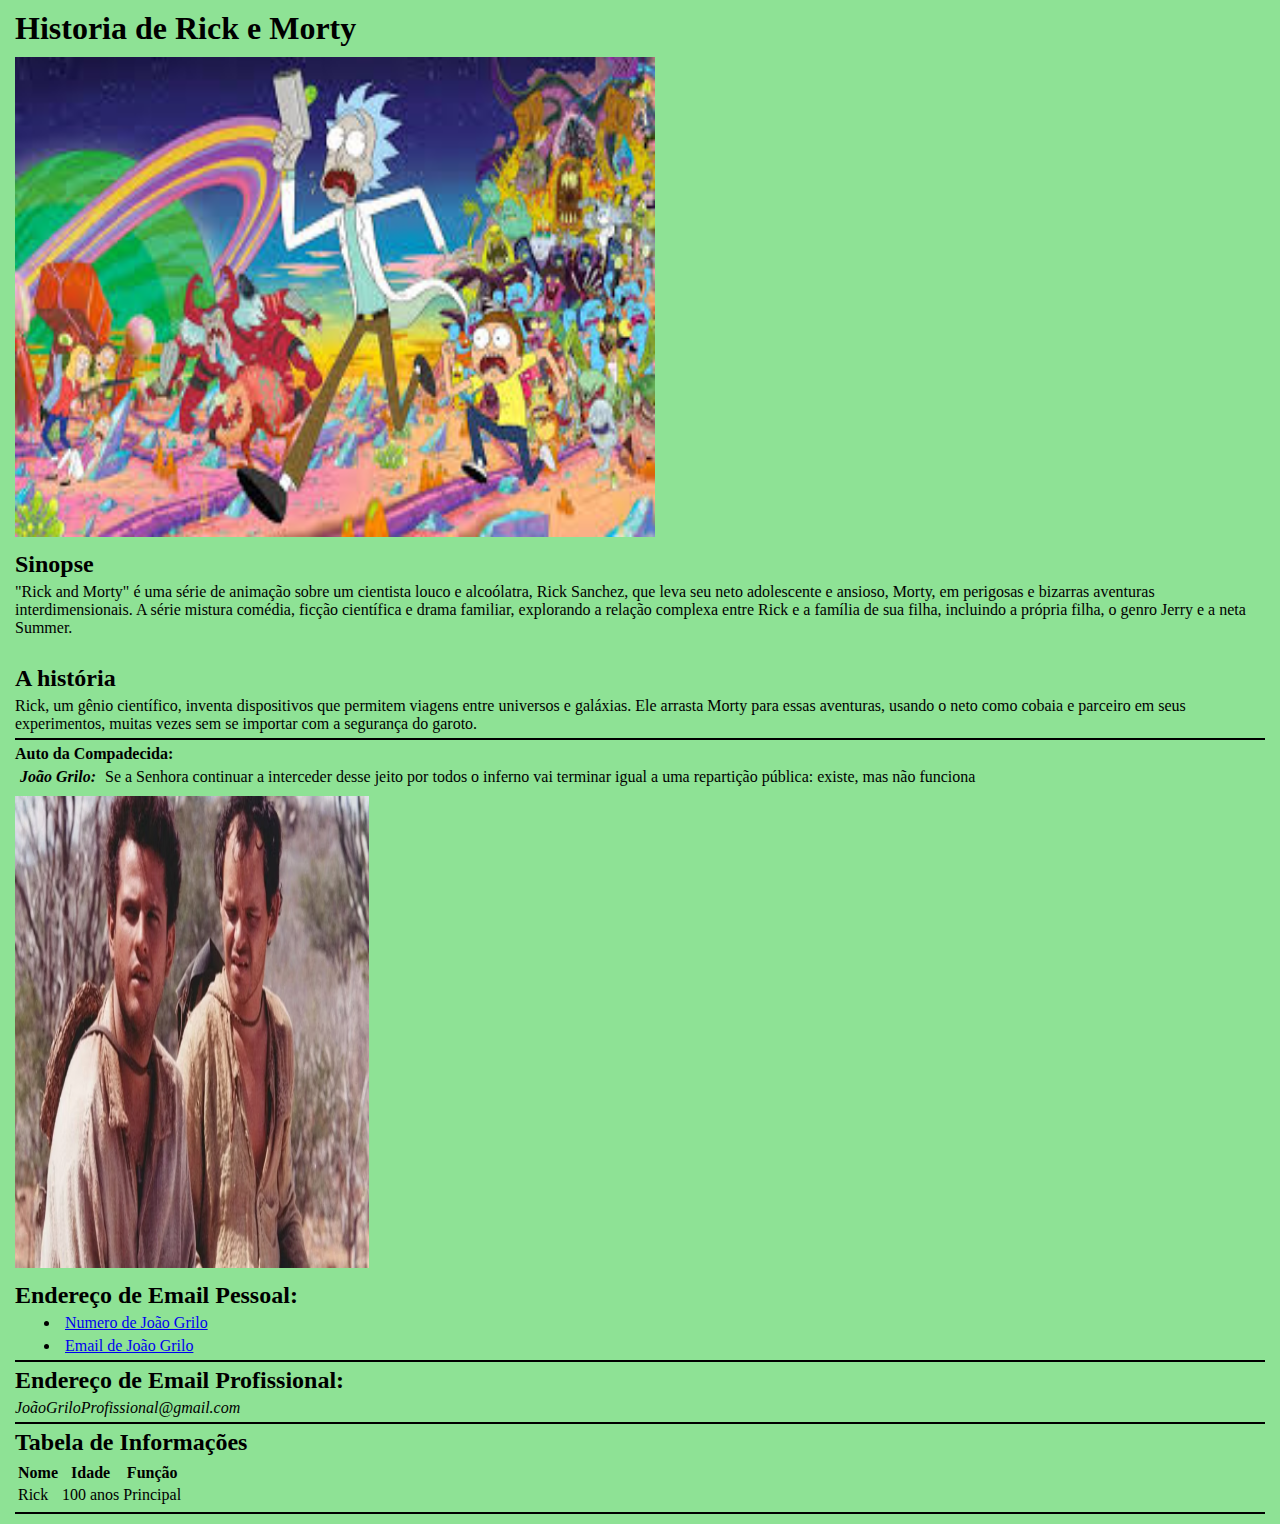
<file: Lab-01-html-UpSnow/index.html>
<!DOCTYPE html>
<html>
    <head>
        <link rel ="stylesheet" href="styler.css">
        <link rel=" sdksamd" href="assents/icons8-favicon-100.gif" type="assents/x-icon">
        <title>Rick and Morty</title>
    </head>

    <body>
        <h1>Historia de Rick e Morty</h1>
        <img src="assets/download.jpg" alt="Painel de Rick e Morty" title="Rick e Morty" width="640" height="480">
        <h2>Sinopse</h2>
        <p>
        "Rick and Morty" é uma série de animação sobre um cientista louco e alcoólatra, Rick Sanchez, 
        que leva seu neto adolescente e ansioso, Morty, em perigosas e bizarras aventuras interdimensionais. 
        A série mistura comédia, ficção científica e drama familiar, explorando a relação complexa entre Rick e 
        a família de sua filha, incluindo a própria filha, o genro Jerry e a neta Summer.
        </p>
        <br>
        <h2>A história</h2>
        <p>
        Rick, um gênio científico, inventa dispositivos que permitem viagens entre universos e galáxias. 
        Ele arrasta Morty para essas aventuras, usando o neto como cobaia e parceiro em seus experimentos, 
        muitas vezes sem se importar com a segurança do garoto. 
        </p>
        <hr color="black">
        <p style="font-weight: bold;">Auto da Compadecida:</p>
        <blockquote cite="https://blog.chicorei.com/frases-o-auto-da-compadecida/">
        <cite style="font-weight: bold;">João Grilo:</cite> 
        Se a Senhora continuar a interceder desse jeito por todos o inferno vai terminar igual a uma repartição pública: existe, mas não funciona
        </blockquote>
        <img src="assets/nao-sei-so-sei-que-foi-assim.avif" alt="O Auto da Compadecida" title="O Auto da Compadecida" width="354" height="472">
        <h2>Endereço de Email Pessoal:</h2>
        <ul>
            <li><a href="tel: +5583995466571">Numero de João Grilo</a></li>
            <li><a href="mailto: Joãogrilo@gmail.com">Email de João Grilo</a></li>
        </ul>
        <hr color="black">
        <h2>Endereço de Email Profissional:</h2>
        <address>
            JoãoGriloProfissional@gmail.com<br>
        </address>
        <hr color="black">
        <h2>Tabela de Informações </h2>
        <table>
            <tr>
                <th>Nome</th> 
                <th>Idade</th>
                <th>Função</th>
            </tr>
            <tr>
                <td>Rick</td>
                <td>100 anos</td>
                <td>Principal</td>
            </tr>
            
        </table>
        <hr color="black">


    </body>



</html>
</file>
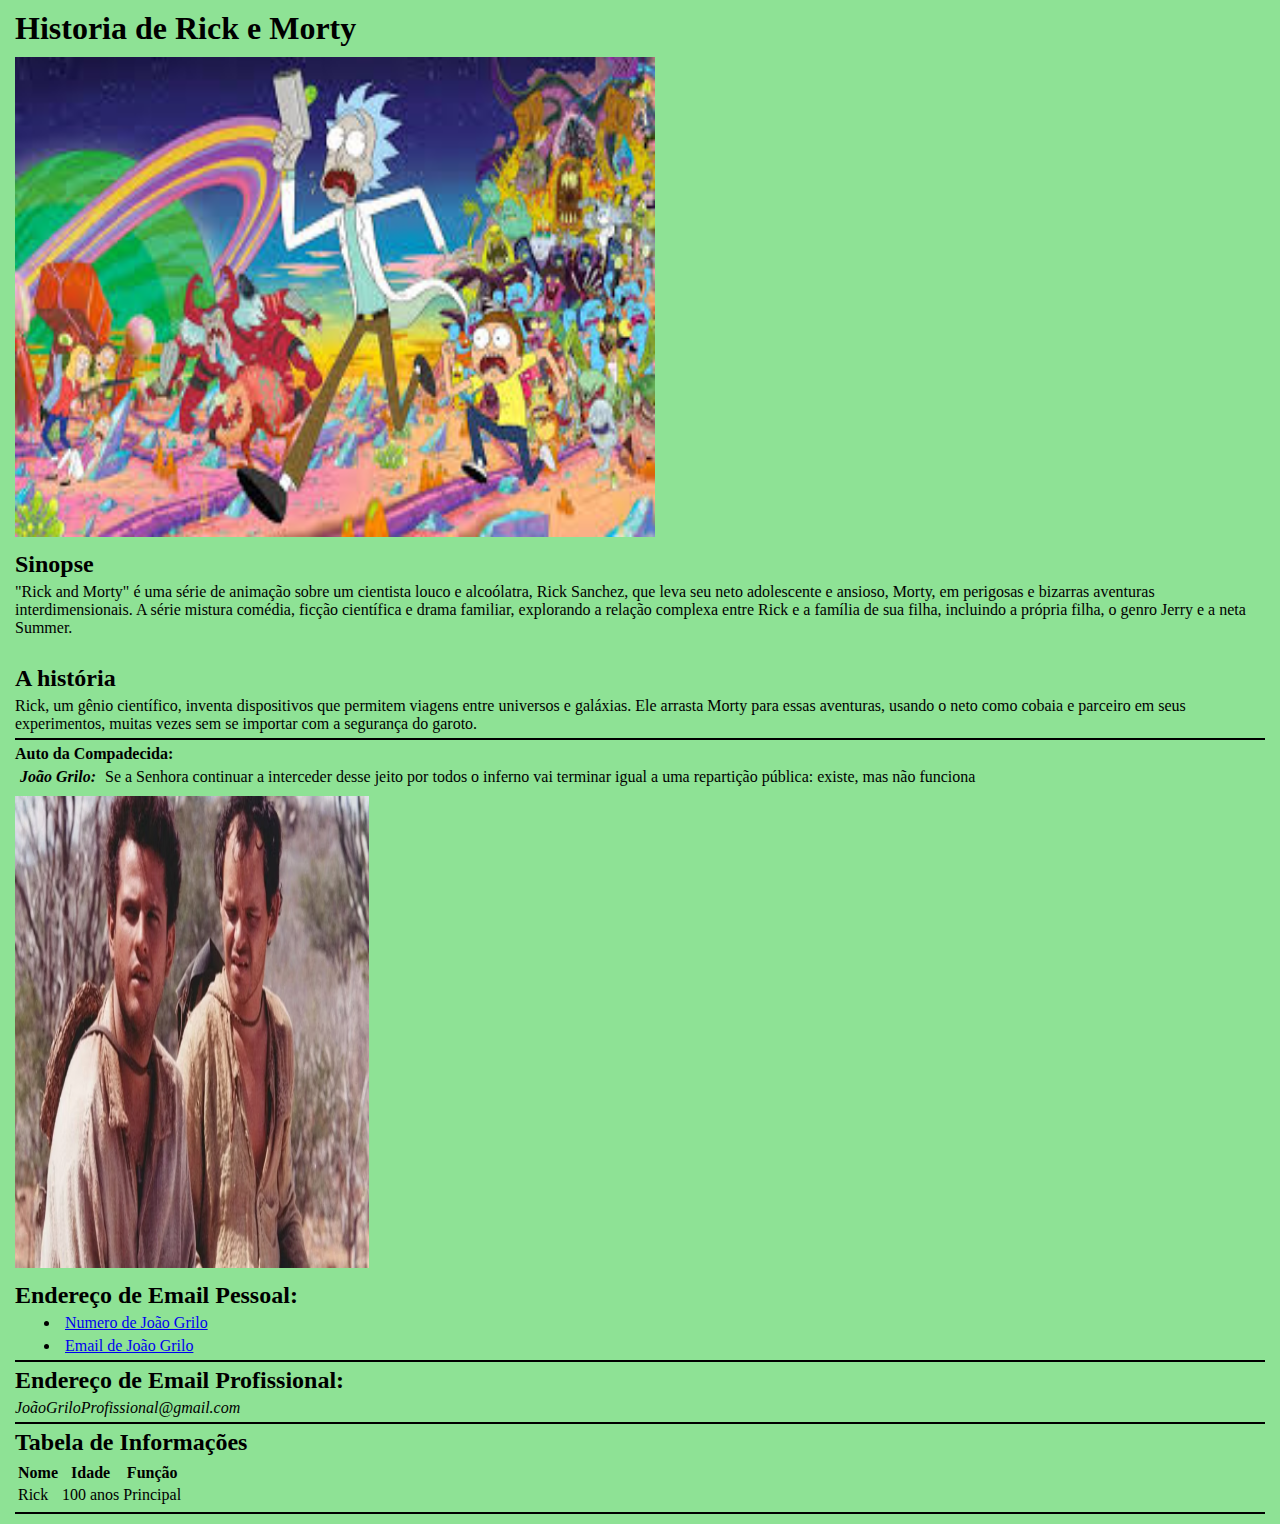
<file: Lab-01-html/index.html>
<!DOCTYPE html>
<html>
    <head>
        <link rel ="stylesheet" href="styler.css">
        <link rel=" sdksamd" href="assets/icons8-favicon-100.gif" type="assents/x-icon">
        <title>Rick and Morty</title>
    </head>

    <body>  
        <h1>Historia de Rick e Morty</h1>
        <img src="assets/download.jpg" alt="Painel de Rick e Morty" title="Rick e Morty" width="640" height="480">
        <h2>Sinopse</h2>     
        <p>
        "Rick and Morty" é uma série de animação sobre um cientista louco e alcoólatra, Rick Sanchez, 
        que leva seu neto adolescente e ansioso, Morty, em perigosas e bizarras aventuras interdimensionais. 
        A série mistura comédia, ficção científica e drama familiar, explorando a relação complexa entre Rick e 
        a família de sua filha, incluindo a própria filha, o genro Jerry e a neta Summer.
        </p>
        <br>
        <h2>A história</h2>
        <p>
        Rick, um gênio científico, inventa dispositivos que permitem viagens entre universos e galáxias. 
        Ele arrasta Morty para essas aventuras, usando o neto como cobaia e parceiro em seus experimentos, 
        muitas vezes sem se importar com a segurança do garoto. 
        </p>
        <hr color="black">
        <p style="font-weight: bold;">Auto da Compadecida:</p>
        <blockquote cite="https://blog.chicorei.com/frases-o-auto-da-compadecida/">
        <cite style="font-weight: bold;">João Grilo:</cite> 
        Se a Senhora continuar a interceder desse jeito por todos o inferno vai terminar igual a uma repartição pública: existe, mas não funciona
        </blockquote>
        <img src="assets/nao-sei-so-sei-que-foi-assim.avif" alt="O Auto da Compadecida" title="O Auto da Compadecida" width="354" height="472">
        <h2>Endereço de Email Pessoal:</h2>
        <ul>
            <li><a href="tel: +5583995466571">Numero de João Grilo</a></li>
            <li><a href="mailto: Joãogrilo@gmail.com">Email de João Grilo</a></li>
        </ul>
        <hr color="black">
        <h2>Endereço de Email Profissional:</h2>
        <address>
            JoãoGriloProfissional@gmail.com<br>
        </address>
        <hr color="black">
        <h2>Tabela de Informações </h2>
        <table>
            <tr>
                <th>Nome</th> 
                <th>Idade</th>
                <th>Função</th>
            </tr>
            <tr>
                <td>Rick</td>
                <td>100 anos</td>
                <td>Principal</td>
            </tr>
            
        </table>
        <hr color="black">


    </body>



</html>
</file>
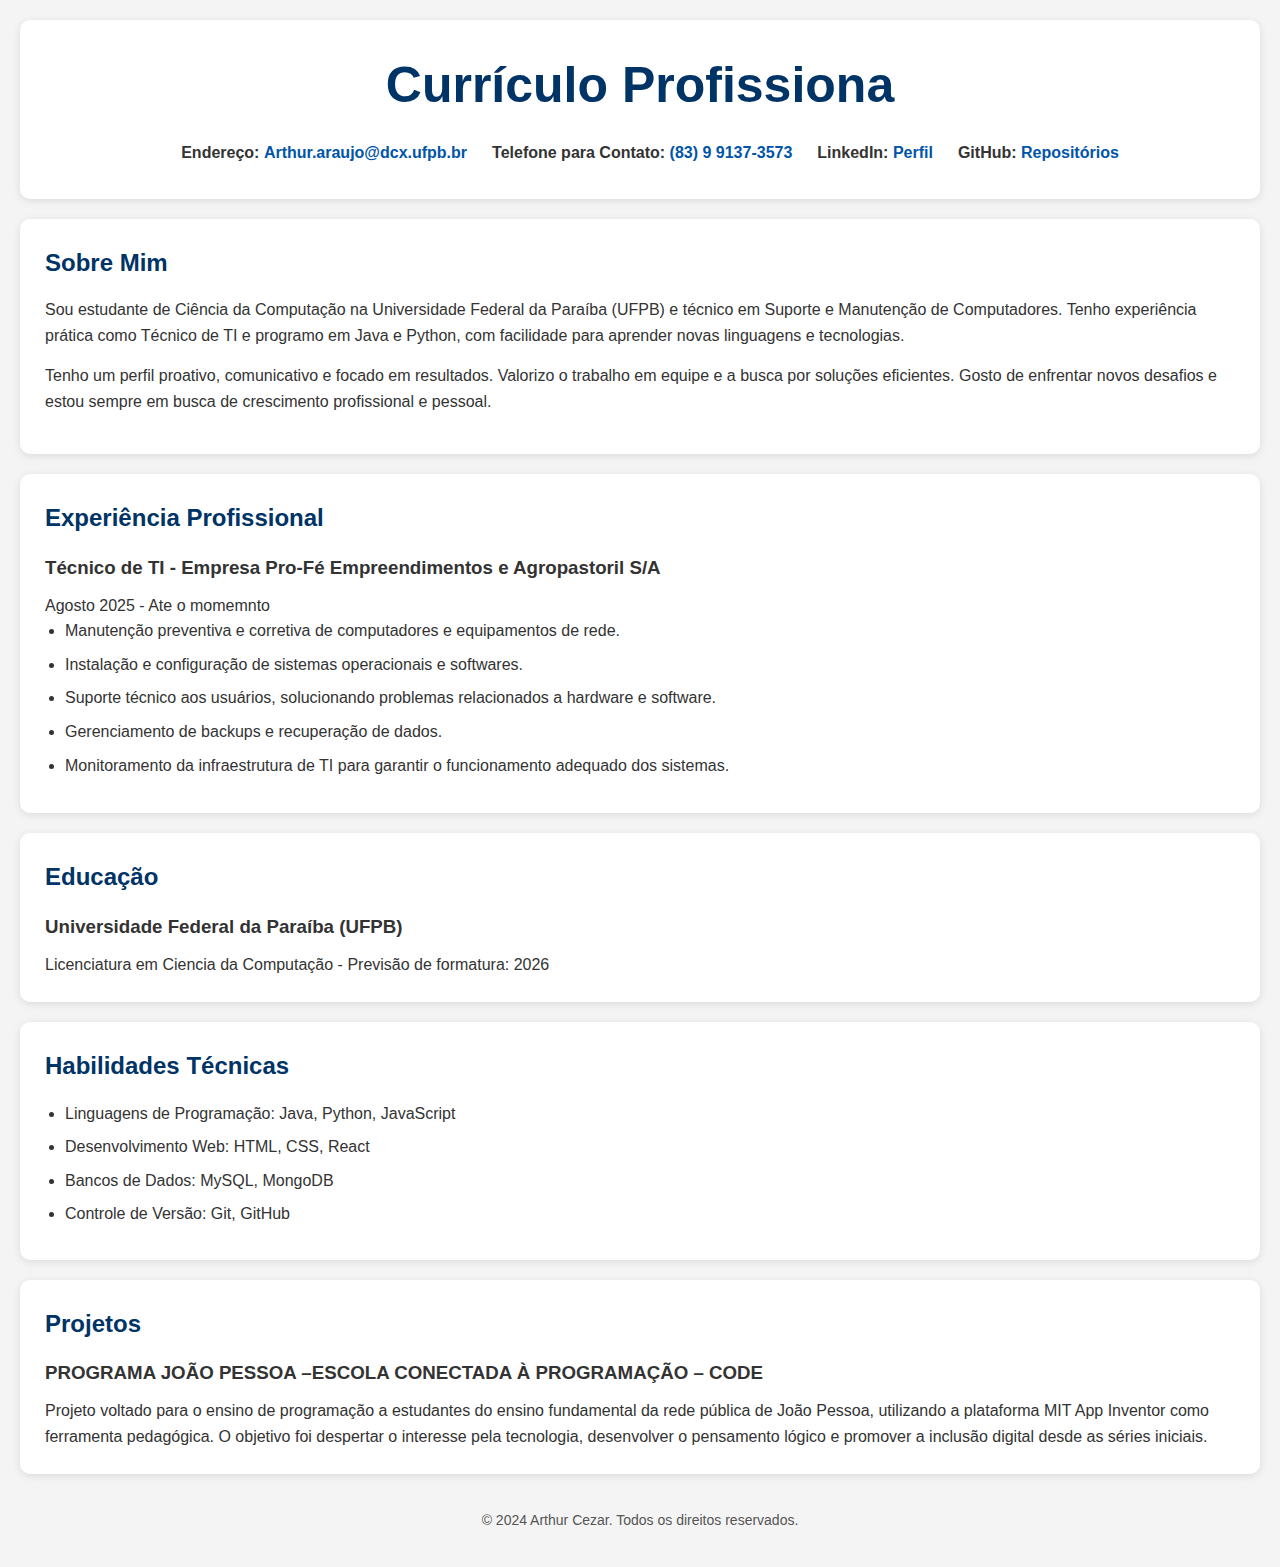
<file: lab-02-intro-css-UpSnow/index.html>
<!DOCTYPE html>

<html lang="en">

<head>
    <meta charset="UTF-8">
    <meta name="viewport" content="width=device-width, initial-scale=1.0">
    <title>Currículo Profissiona - Arthur Cezar</title>
    <link rel="stylesheet" href="styles/styles.css ">
    <link href="https://fonts.googleapis.com/css2?family=Roboto:wght@400;700&display=swap" rel="stylesheet">
</head>

<body>
    <header>
        <h1 id="title">Currículo Profissiona</h1>
        <nav>
            <ul>
                <li><strong>Endereço:</strong> <a href="mailto:Arthur.araujo@dcx.ufpb.br">Arthur.araujo@dcx.ufpb.br</a></li>
                <li><strong>Telefone para Contato:</strong> <a href="tel:+5583991373573">(83) 9 9137-3573</a></li>
                <li><strong>LinkedIn:</strong> <a href="https://www.linkedin.com/in/arthur-cezar-28b45b266/" target="_blank">Perfil</a></li>
                <li><strong>GitHub:</strong> <a href="https://github.com/UpSnow?tab=repositories"target="_blank">Repositórios</a></li>

            </ul>
        </nav>
    </header>
    
    <section class="sobre-mim">
        <h2>Sobre Mim</h2>
        <p>Sou estudante de Ciência da Computação na Universidade Federal da Paraíba (UFPB) e técnico em Suporte e
            Manutenção de Computadores. Tenho experiência prática como Técnico de TI e programo em Java e Python, com
            facilidade para aprender novas linguagens e tecnologias.</p>
        <p>Tenho um perfil proativo, comunicativo e focado em resultados. Valorizo o trabalho em equipe e a busca por
            soluções eficientes. Gosto de enfrentar novos desafios e estou sempre em busca de crescimento profissional e
            pessoal.</p>
        <p></p>
    </section>
  
    <section>
        <h2>Experiência Profissional</h2>
        <div>
            <h3>Técnico de TI - Empresa Pro-Fé Empreendimentos e Agropastoril S/A</h3>
            <p>Agosto 2025 - Ate o momemnto</p>
            <ul>
                <li>Manutenção preventiva e corretiva de computadores e equipamentos de rede.</li>
                <li>Instalação e configuração de sistemas operacionais e softwares.</li>
                <li>Suporte técnico aos usuários, solucionando problemas relacionados a hardware e software.</li>
                <li>Gerenciamento de backups e recuperação de dados.</li>
                <li>Monitoramento da infraestrutura de TI para garantir o funcionamento adequado dos sistemas.</li>
            </ul>
        </div>

    </section>

    <section>
        <h2>Educação</h2>
        <h3>Universidade Federal da Paraíba (UFPB)</h3>
        <p>Licenciatura em Ciencia da Computação - Previsão de formatura: 2026</p>
    </section>
   
    <section>
        <h2>Habilidades Técnicas</h2>
        <ul>
            <li>Linguagens de Programação: Java, Python, JavaScript</li>
            <li>Desenvolvimento Web: HTML, CSS, React</li>
            <li>Bancos de Dados: MySQL, MongoDB</li>
            <li>Controle de Versão: Git, GitHub</li>
        </ul>
    </section>
   
    <section>
        <h2>Projetos</h2>
        <h3>PROGRAMA JOÃO PESSOA –ESCOLA CONECTADA À PROGRAMAÇÃO – CODE</h3>
        <p>Projeto voltado para o ensino de programação a estudantes do ensino fundamental da rede pública de João
            Pessoa, utilizando a plataforma MIT App Inventor como ferramenta pedagógica. O objetivo foi despertar o
            interesse pela tecnologia, desenvolver o pensamento lógico e promover a inclusão digital desde as séries
            iniciais.</p>
    </section>
    <footer>
        <p>&copy; 2024 Arthur Cezar. Todos os direitos reservados.</p>
    </footer>


</body>

</html>
</file>
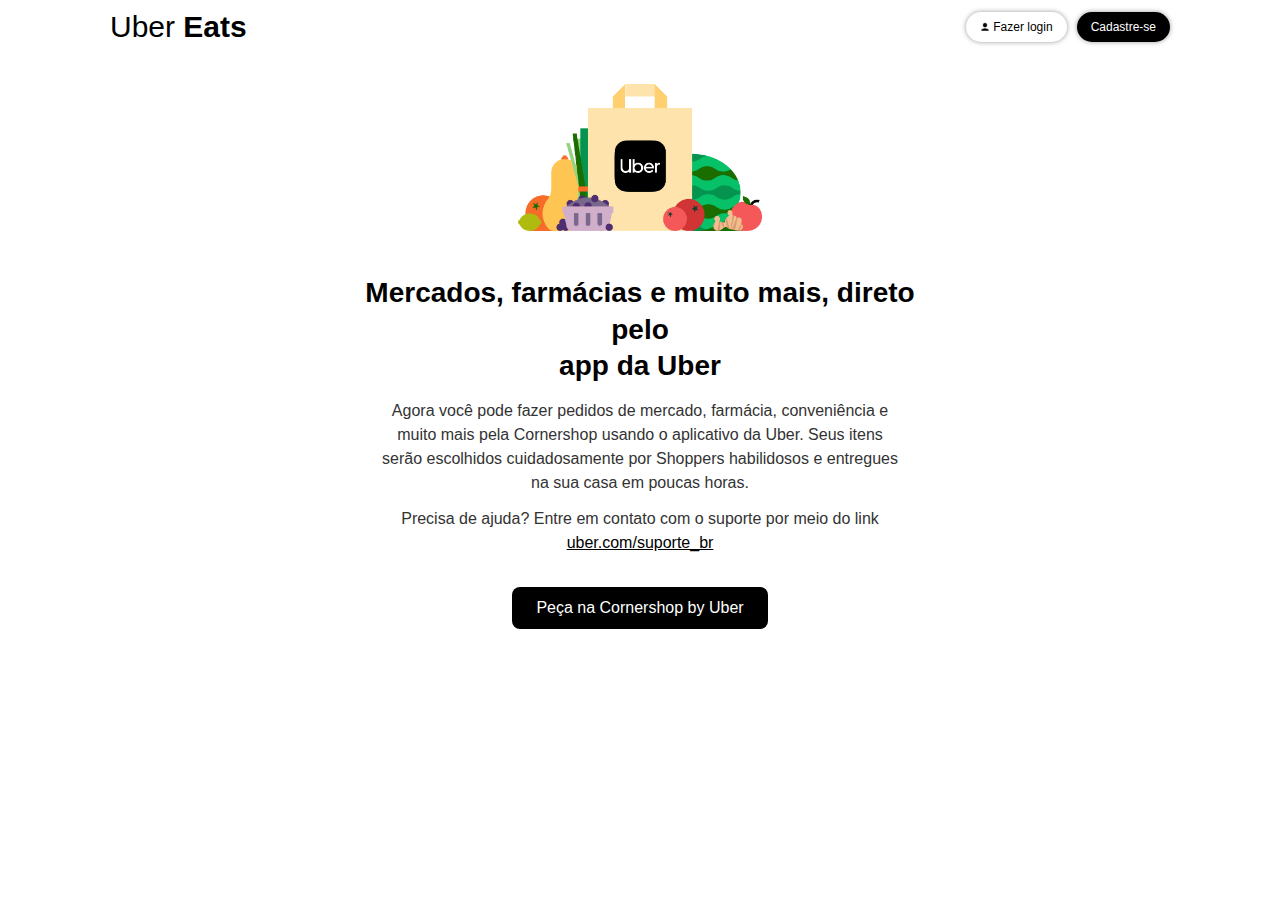
<file: Lab-03-css/src/index.html>
<!DOCTYPE html>

<html lang="pt-BR">

<head>
    <meta charset="UTF-8">
    <meta name="viewport" content="width=device-width, initial-scale=1.0">
    <title>Clone do Uber Eats</title>
    <link rel="stylesheet" href="./styles.css">
</head>

<body>
    <header class="header">
        <p>Uber <span>Eats</span></p>

        <div class="header-ring">
            <button class="btn-Login">
                <img src="../assets/icons8-usuário-30.png" alt="login">
                Fazer login
            </button>

            <button class="btn-Cadastro">
                Cadastre-se
            </button>
        </div>
    </header>

    <main class="content-main">
        <img src="../assets/undefined - Imgur.png" alt="Banner Uber">

        <h2>Mercados, farmácias e muito mais, direto pelo<br>app da Uber</h2>

        <p>
            Agora você pode fazer pedidos de mercado, farmácia, conveniência e muito mais pela
            Cornershop usando o aplicativo da Uber. Seus itens serão escolhidos cuidadosamente por
            Shoppers habilidosos e entregues na sua casa em poucas horas.
        </p>

        <p>
            Precisa de ajuda? Entre em contato com o suporte por meio do link
            <a href="#">uber.com/suporte_br</a>
        </p>

        <button class="btn-uber">Peça na Cornershop by Uber</button>



    </main>

</body>

</html>
</file>
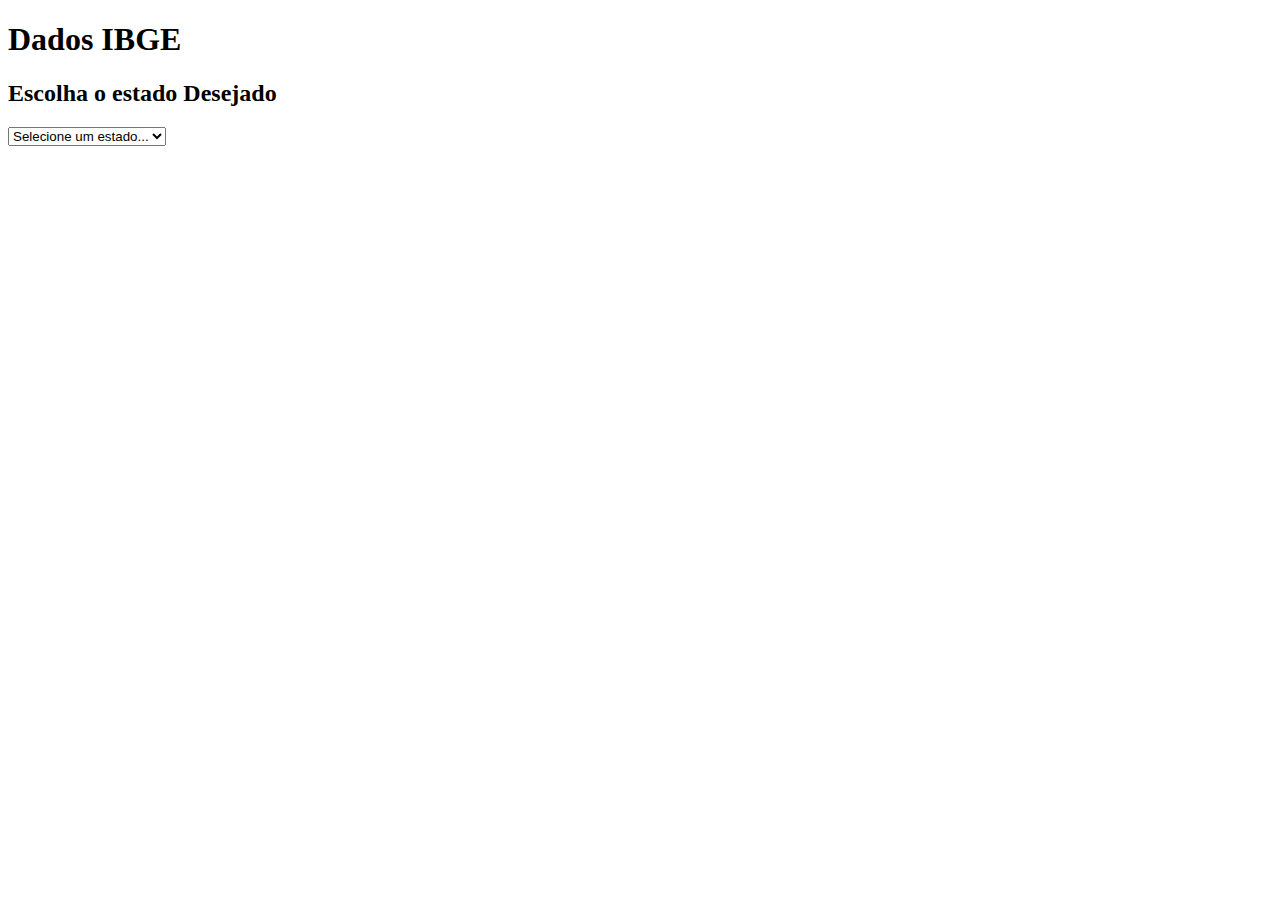
<file: Lab-05/src/Lab-05-01/index.html>
<!DOCTYPE html>
<html lang="en">
    <header>

        <meta charset="UTF-8">
         <meta name="viewport" content="width=device-width, initial-scale=1.0">

        <title>Dados IBGE</title>
    </header>
    <body>
        <h1>Dados IBGE</h1>
        <h2>Escolha o estado Desejado</h2>

        <select name="select" id="select-states">
            <option id="optionn" value="default">Selecione um estado...</option>
        </select>


        <script src="script.js"></script>
        
    </body>
</html>
</file>
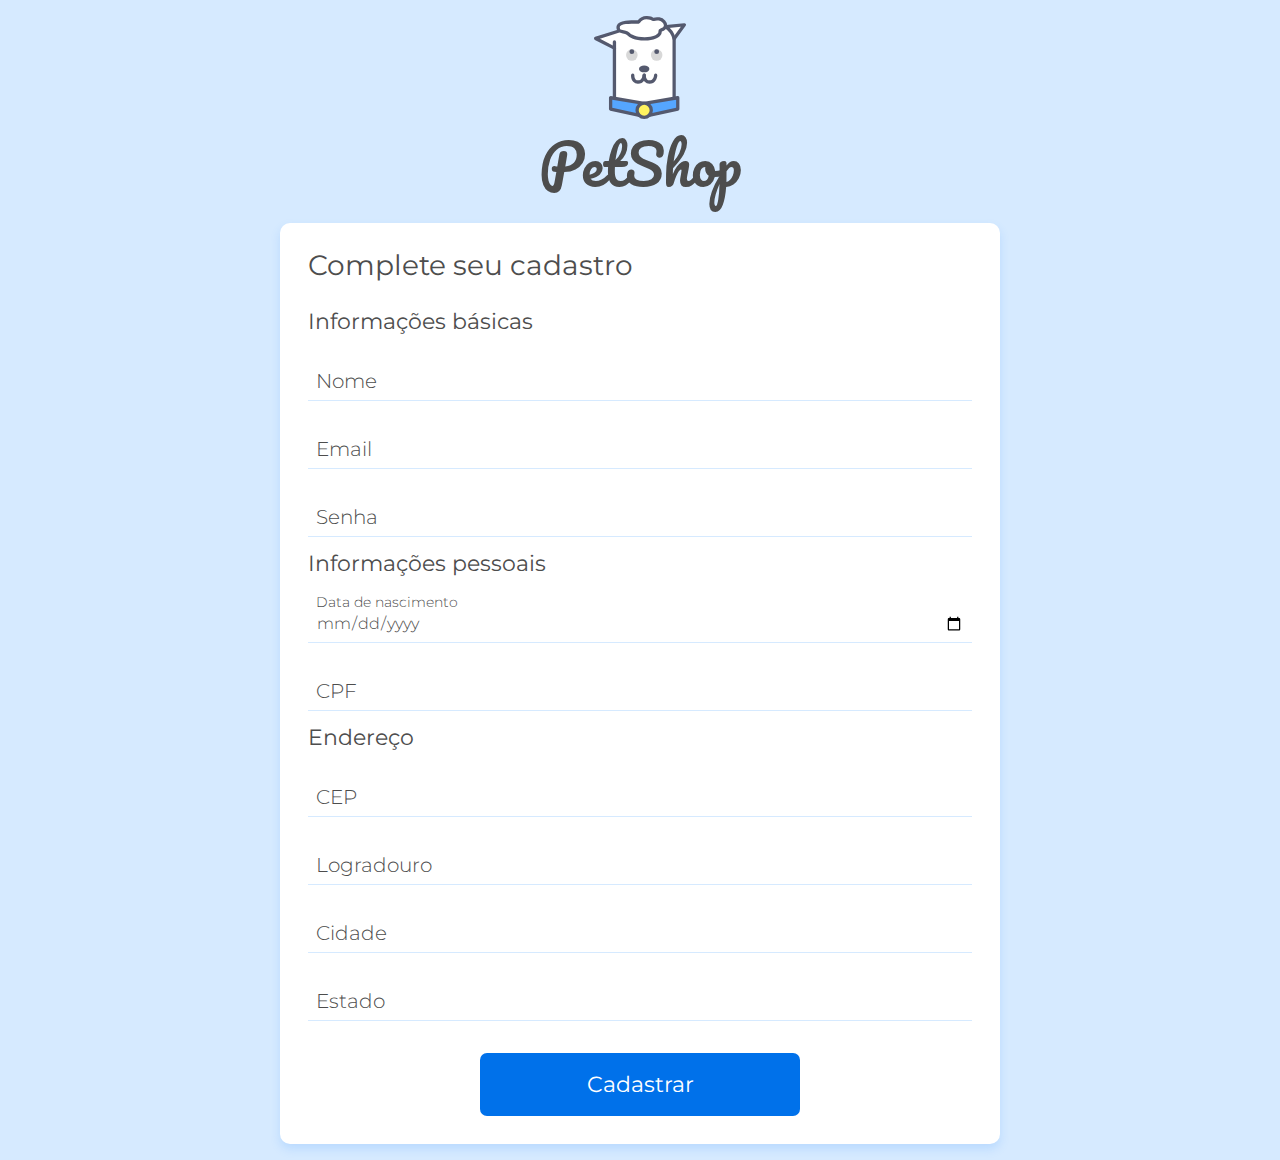
<file: Lab-06/form-validacao/cadastro.html>
<!DOCTYPE html>
<html lang="pt">
<head>
    <meta charset="UTF-8">
    <meta name="viewport" content="width=device-width, initial-scale=1.0">
    <title>Doguito Petshop | Criar conta</title>
    <link href="https://fonts.googleapis.com/css2?family=Montserrat:wght@300;400&display=swap" rel="stylesheet">
    <link href="https://fonts.googleapis.com/css2?family=Pacifico&display=swap" rel="stylesheet"> 
    <link rel="stylesheet" href="./assets/css/base/base.css">
    <link rel="stylesheet" href="./assets/css/cadastro.css">
    <link rel="stylesheet" href="./assets/css/componentes/cartao.css">
    <link rel="stylesheet" href="./assets/css/componentes/inputs.css">
    <link rel="stylesheet" href="./assets/css/componentes/botao.css">
</head>
<body>
    <main class="container flex flex--coluna flex--centro">
        <div class="cadastro-cabecalho">
            <img src="./assets/img/doguito.svg" alt="Logo Doguito" class="cadastro-cabecalho__logo">
            <h1 class="cadastro-cabecalho__titulo">PetShop</h1>
        </div>
        <section class="cartao">
            <h2 class="cartao__titulo">Complete seu cadastro</h2>
            <form action="./cadastro_concluido.html" class="formulario flex flex--coluna">
                <fieldset>
                    <legend class="formulario__legenda">Informações básicas</legend>
                    
                    
                    <div class="input-container ">
                        <input name="nome" id="nome" class=" input" type="text" placeholder="Nome" data-tipo="nome" required>
                        <label class="input-label" for="nome">Nome</label>
                        <span class="input-mensagem-erro">Este campo não está válido</span>
                    </div>




                    <div class="input-container">
                        <input name="email" id="email" class="input" type="email" placeholder="Email" data-tipo="email" required>
                        <label class="input-label" for="email">Email</label>
                        <span class="input-mensagem-erro">Este campo não está válido</span>
                    </div>
                    
                    <div class="input-container">
                        <input name="senha" id="senha" class="input" type="password" placeholder="Senha" pattern="^(?=.*[a-z])(?=.*[A-Z])(?=.*[0-9])(?!.*[ !@#$%^&*_=+-]).{6,12}$" title="A senha deve conter entre 6 a 12 caracteres, deve conter pelo menos uma letra maiúscula, um número e não deve conter símbolos." data-tipo="senha" required>
                        <label class="input-label" for="senha">Senha</label>
                        <span class="input-mensagem-erro">Este campo não está válido</span>
                    </div>
                </fieldset>
                <fieldset>
                    <legend class="formulario__legenda">Informações pessoais</legend>
                    <div class="input-container">
                        <input name="nascimento" id="nascimento" class="input" type="date" placeholder="Data de nascimento" data-tipo="dataNascimento" required>
                        <label class="input-label" for="nascimento">Data de nascimento</label>
                        <span class="input-mensagem-erro">Este campo não está válido</span>
                    </div>
                    <div class="input-container">
                        <input name="cpf" id="cpf" class="input" type="text" placeholder="CPF" data-tipo="cpf" required>
                        <label class="input-label" for="cpf">CPF</label>
                        <span class="input-mensagem-erro">Este campo não está válido</span>
                    </div>
                </fieldset>
                <fieldset>
                    <legend class="formulario__legenda">Endereço</legend>
                    <div class="input-container">
                        <input name="cep" id="cep" class="input" type="text" placeholder="CEP" pattern="[\d]{5}-?[\d]{3}" data-tipo="cep" required>
                        <label class="input-label" for="cep">CEP</label>
                        <span class="input-mensagem-erro">Este campo não está válido</span>
                    </div>
                    <div class="input-container">
                        <input name="logradouro" id="logradouro" class="input" type="text" placeholder="Logradouro" data-tipo="logradouro" required>
                        <label class="input-label" for="logradouro">Logradouro</label>
                        <span class="input-mensagem-erro">Este campo não está válido</span>
                    </div>
                    <div class="input-container">
                        <input name="cidade" id="cidade" class="input" type="text" placeholder="Cidade" data-tipo="cidade" required>
                        <label class="input-label" for="cidade">Cidade</label>
                        <span class="input-mensagem-erro">Este campo não está válido</span>
                    </div>
                    <div class="input-container">
                        <input name="estado" id="estado" class="input" type="text" placeholder="Estado" data-tipo="estado" required>
                        <label class="input-label" for="estado">Estado</label>
                        <span class="input-mensagem-erro">Este campo não está válido</span>
                    </div>
                </fieldset>
                <button class="botao">Cadastrar</button>
            </form>
        </section>
    </main>
    <script src="./js/app.js" type="module"></script>
</body>
</html>
</file>
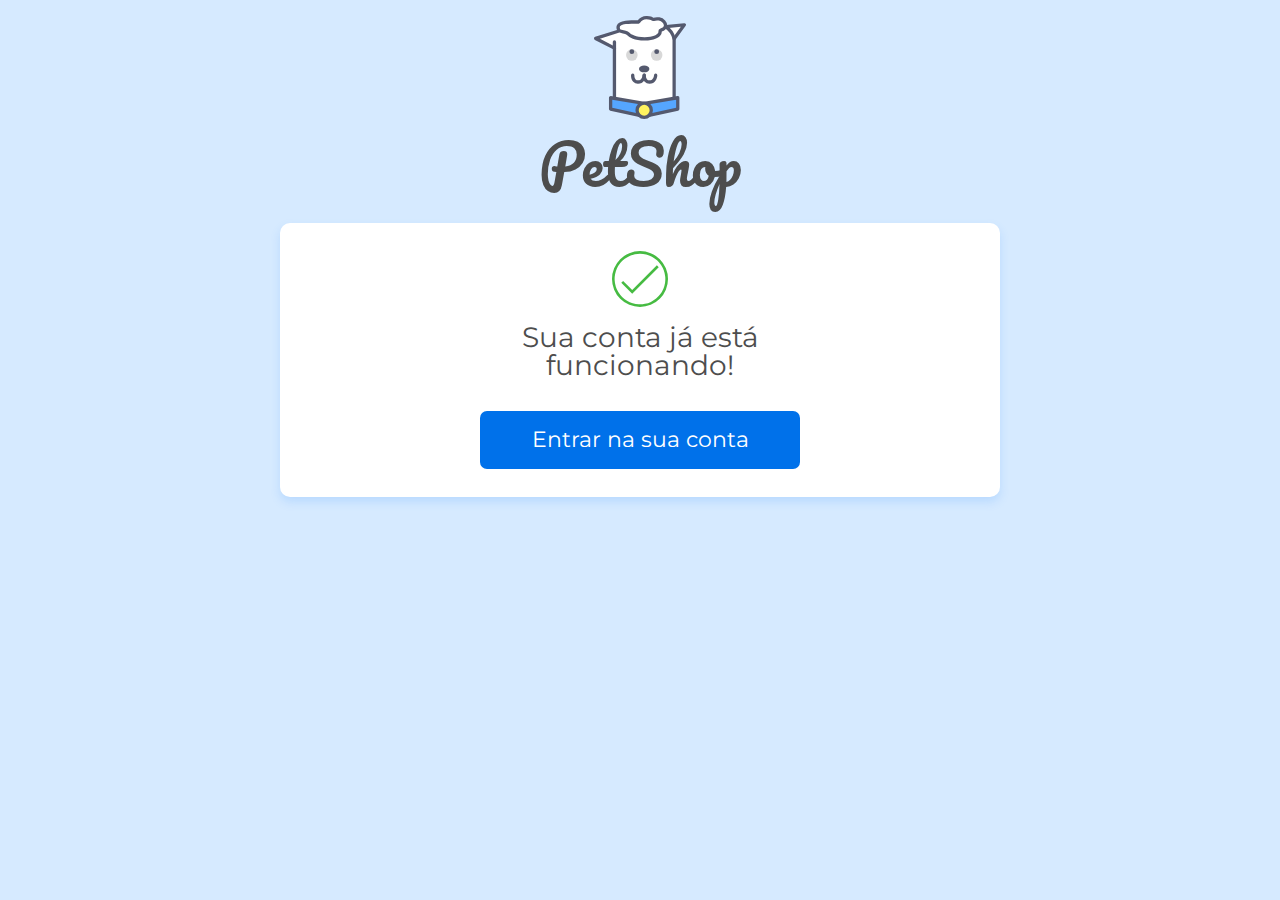
<file: Lab-06/form-validacao/cadastro_concluido.html>
<!DOCTYPE html>
<html lang="pt">
<head>
    <meta charset="UTF-8">
    <meta name="viewport" content="width=device-width, initial-scale=1.0">
    <title>Doguito Petshop | Cadastro concluído</title>
    <link href="https://fonts.googleapis.com/css2?family=Montserrat:wght@300;400&display=swap" rel="stylesheet">
    <link href="https://fonts.googleapis.com/css2?family=Pacifico&display=swap" rel="stylesheet"> 
    <link rel="stylesheet" href="./assets/css/base/base.css">
    <link rel="stylesheet" href="./assets/css/cadastro_concluido.css">
    <link rel="stylesheet" href="./assets/css/componentes/cartao.css">
    <link rel="stylesheet" href="./assets/css/componentes/inputs.css">
    <link rel="stylesheet" href="./assets/css/componentes/botao.css">
</head>
<body>
    <main class="container flex flex--coluna flex--centro">
        <div class="cadastro-cabecalho">
            <img src="./assets/img/doguito.svg" alt="Logo Doguito" class="cadastro-cabecalho__logo">
            <h1 class="cadastro-cabecalho__titulo">PetShop</h1>
        </div>
        <section class="cadastro-cartao cartao">
            <span class="cadastro-cartao__icone-concluido"></span>
            <h1 class="cadastro-cartao__titulo cartao__titulo">Sua conta já está funcionando!</h1>
            <a href="#" class="botao">Entrar na sua conta</a>
        </section>
    </main>
</body>
</html>
</file>
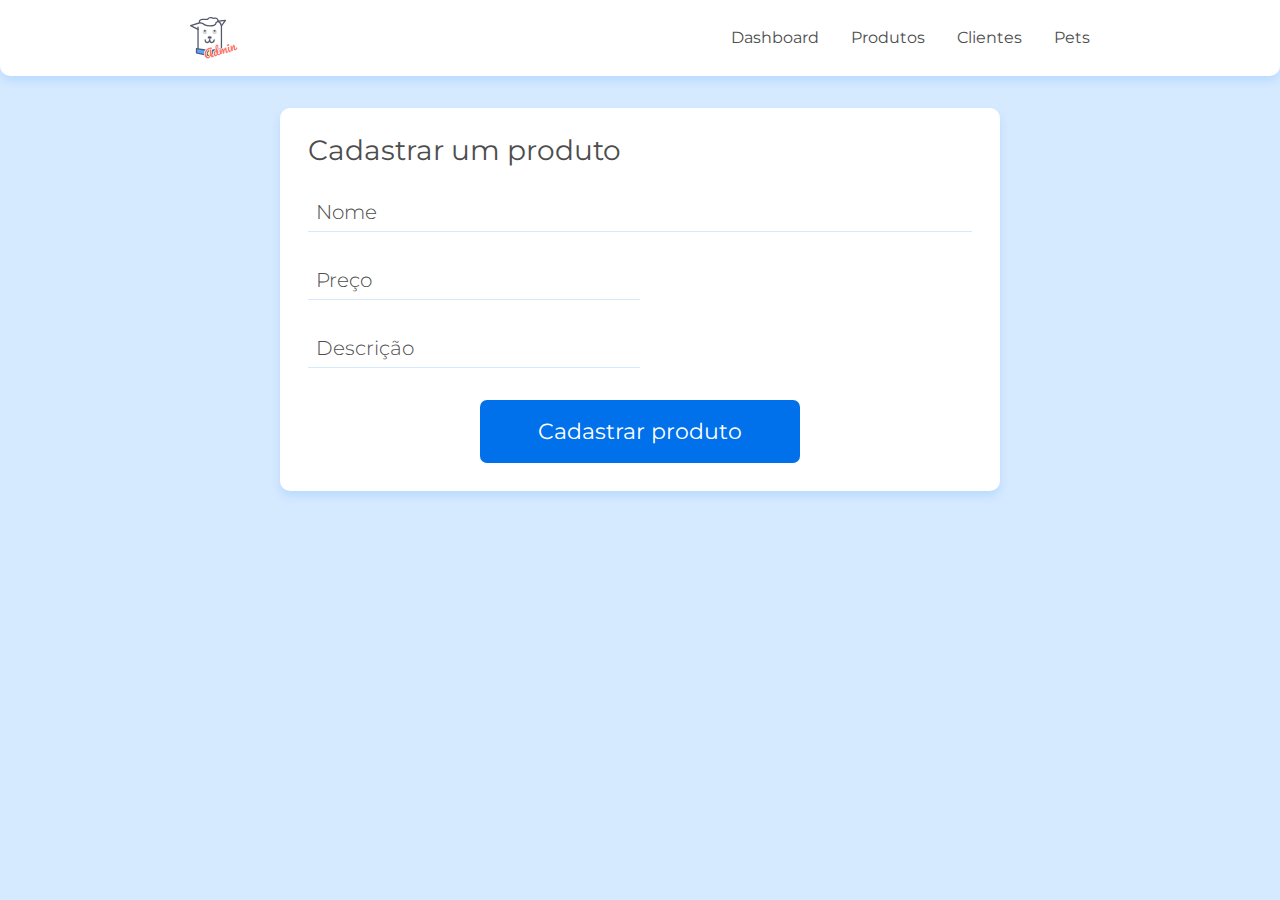
<file: Lab-06/form-validacao/cadastro_produto.html>
<!DOCTYPE html>
<html lang="pt">
<head>
    <meta charset="UTF-8">
    <meta name="viewport" content="width=device-width, initial-scale=1.0">
    <title>Doguito Petshop | Cadastro de produto</title>
    <link href="https://fonts.googleapis.com/css2?family=Montserrat:wght@300;400&display=swap" rel="stylesheet">
    <link href="https://fonts.googleapis.com/css2?family=Pacifico&display=swap" rel="stylesheet"> 
    <link rel="stylesheet" href="./assets/css/base/base.css">
    <link rel="stylesheet" href="./assets/css/componentes/cabecalho.css">
    <link rel="stylesheet" href="./assets/css/componentes/cartao.css">
    <link rel="stylesheet" href="./assets/css/cadastra_cliente.css">
    <link rel="stylesheet" href="./assets/css/componentes/inputs.css">
    <link rel="stylesheet" href="./assets/css/componentes/botao.css">
    <link rel="stylesheet" href="./assets/css/cadastro_produto.css">
</head>
<body>
    <header class="cabecalho container">
        <img src="./assets/img/doguitoadm.svg" alt="Logo Doguito" class="cabecalho__logo">
        <nav>
            <ul class="cabecalho__lista-navegacao">
                <li class="cabecalho__link"><a href="#">Dashboard</a></li>
                <li class="cabecalho__link"><a href="#">Produtos</a></li>
                <li class="cabecalho__link"><a href="lista_cliente.html">Clientes </a></li>
                <li class="cabecalho__link"><a href="#">Pets</a></li>
            </ul>
        </nav>
    </header>
    <main class="container flex flex--centro flex--coluna">
        <section class="cartao cadastro">
            <h1 class="cartao__titulo">Cadastrar um produto</h1>
            <form action="./cadastro_produto_concluido.html" class="flex flex--coluna">
                <div class="input-container">
                    <input name="nome" id="nome" class="input" type="text" placeholder="Nome">
                    <label class="input-label" for="nome">Nome</label>
                    <span class="input-mensagem-erro">Este campo não está válido</span>
                </div>
                <div class="input-container cadastro__preco-container">
                    <input name="preco" id="preco" class="input" type="text" placeholder="Preço">
                    <label class="input-label" for="preco">Preço</label>
                    <span class="input-mensagem-erro">Este campo não está válido</span>
                </div>
                <div class="input-container cadastro__descricao-container">
                    <input class="input" name="descricao" id="descricao" placeholder="Descrição">
                    <label class="input-label" for="descricao">Descrição</label>
                    <span class="input-mensagem-erro">Este campo não está válido</span>
                </div>
                <button class="botao">Cadastrar produto</button>
            </form>
        </section>
    </main>
</body>
</html>
</file>
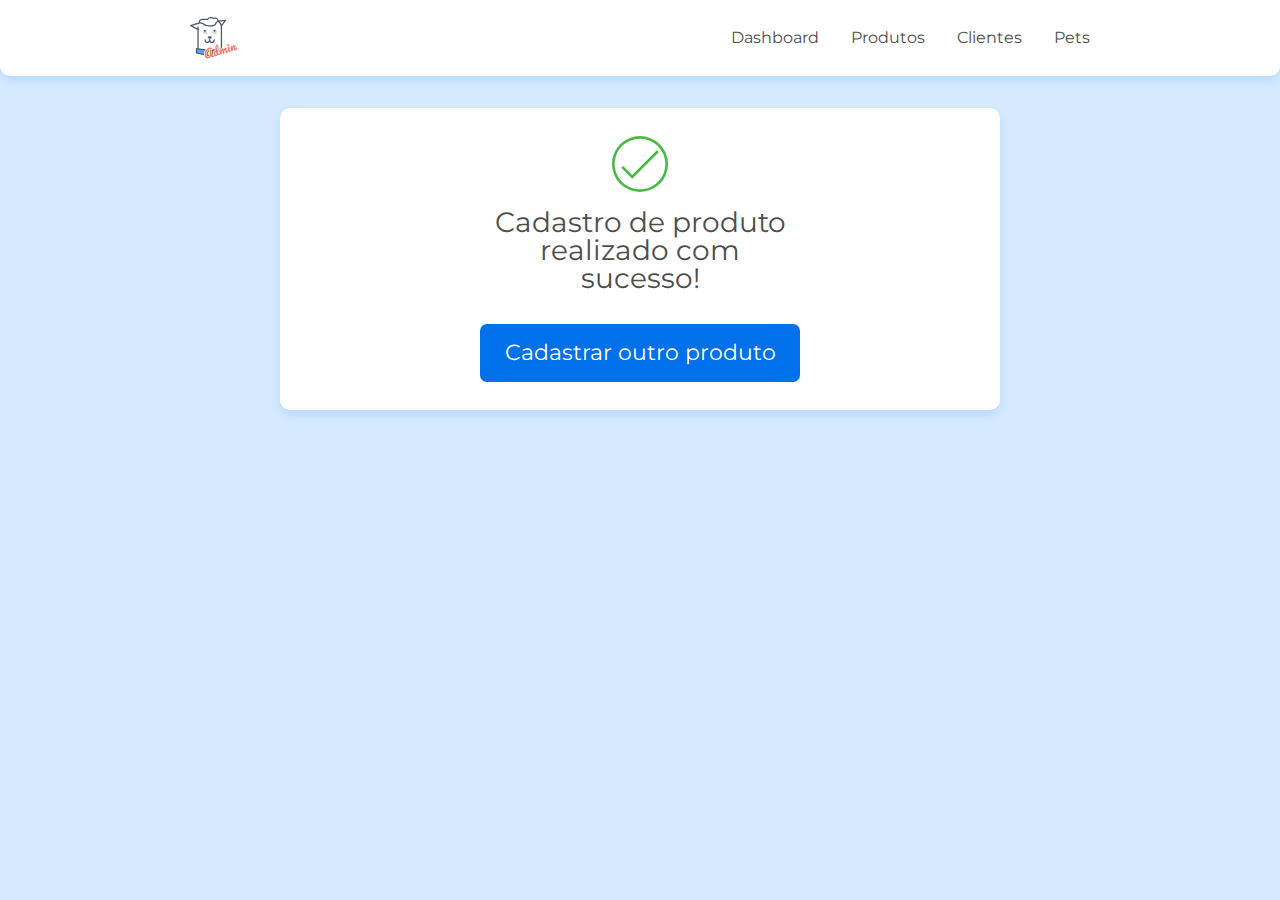
<file: Lab-06/form-validacao/cadastro_produto_concluido.html>
<!DOCTYPE html>
<html lang="pt">
<head>
    <meta charset="UTF-8">
    <meta name="viewport" content="width=device-width, initial-scale=1.0">
    <title>Doguito Petshop | Cadastro concluído</title>
    <link href="https://fonts.googleapis.com/css2?family=Montserrat:wght@300;400&display=swap" rel="stylesheet">
    <link href="https://fonts.googleapis.com/css2?family=Pacifico&display=swap" rel="stylesheet"> 
    <link rel="stylesheet" href="./assets/css/base/base.css">
    <link rel="stylesheet" href="./assets/css/componentes/cabecalho.css">
    <link rel="stylesheet" href="./assets/css/cadastro_concluido.css">
    <link rel="stylesheet" href="./assets/css/componentes/cartao.css">
    <link rel="stylesheet" href="./assets/css/componentes/inputs.css">
    <link rel="stylesheet" href="./assets/css/componentes/botao.css">
</head>
<body>
    <header class="cabecalho container">
        <img src="./assets/img/doguitoadm.svg" alt="Logotipo Doguito" class="cabecalho__logo">
        <nav>
            <ul class="cabecalho__lista-navegacao">
                <li class="cabecalho__link"><a href="#">Dashboard</a></li>
                <li class="cabecalho__link"><a href="#">Produtos</a></li>
                <li class="cabecalho__link"><a href="#">Clientes</a></li>
                <li class="cabecalho__link"><a href="#">Pets</a></li>
            </ul>
        </nav>
    </header>
    <main class="container flex flex--coluna flex--centro">
        <section class="cadastro-cartao cartao">
            <span class="cadastro-cartao__icone-concluido"></span>
            <h1 class="cadastro-cartao__titulo cartao__titulo">Cadastro de produto realizado com sucesso!</h1>
            <a href="./cadastro_produto.html" class="botao">Cadastrar outro produto</a>
        </section>
    </main>
</body>
</html>
</file>
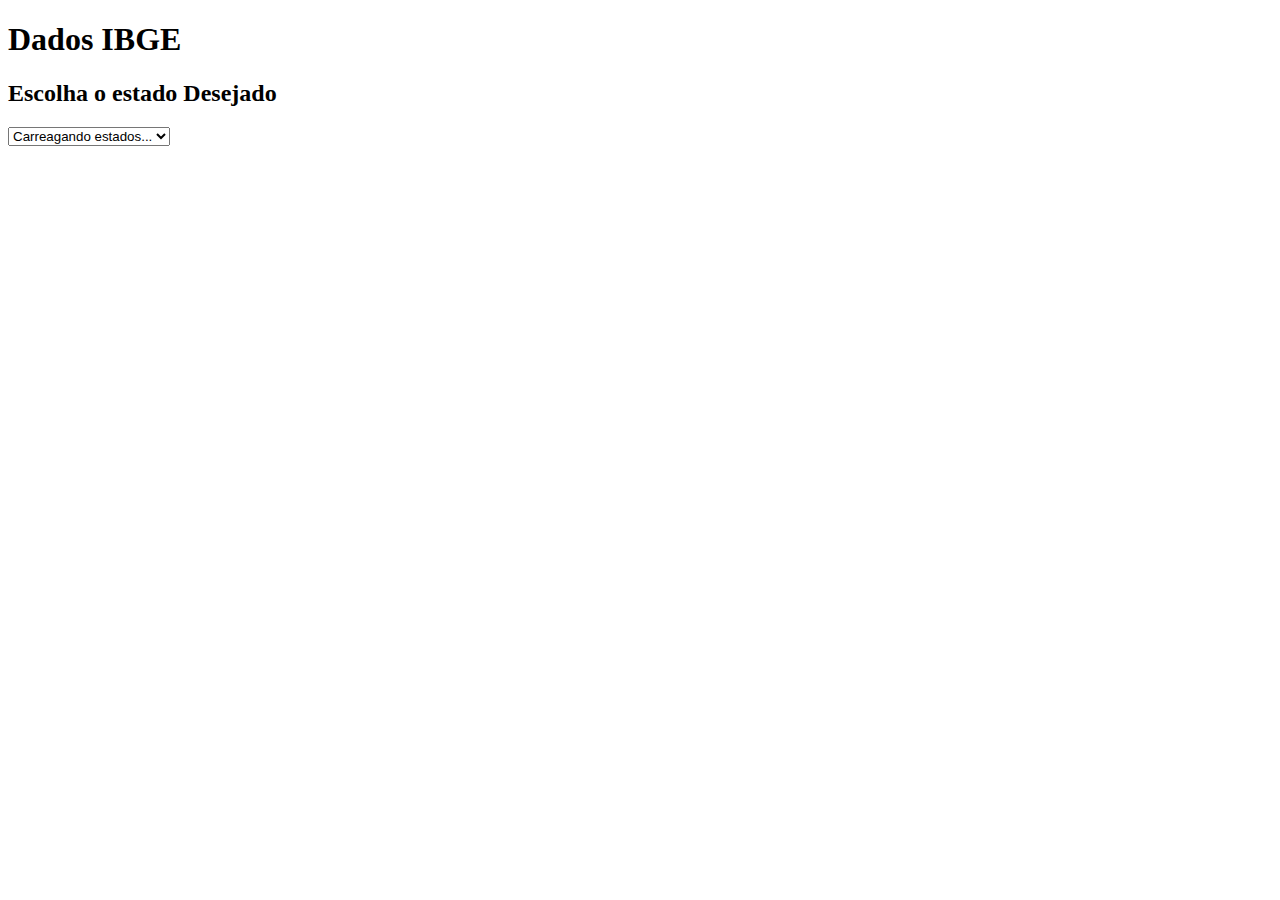
<file: Lab-05/src/Lab-05-02/index2.html>
<!DOCTYPE html>
<html lang="en" >
    <head>
        <meta charset="UTF-8">
        <title>Dados IBGE</title>

    </head>
    <body>
        <h1>Dados IBGE</h1>
        <h2>Escolha o estado Desejado</h2>
        <select id="estados">
            <option value="default">Carreagando estados...</option>
        </select>
        <div id="cidade-container"></div>

        <script src="script2.js"></script>

    </body>
</html>
</file>
<file: Lab-01-html-UpSnow/styler.css>
* {
    margin: 5px;
    background-color: #8ee295;
}
</file>
<file: Lab-01-html/styler.css>
* {
    margin: 5px;
    background-color: #8ee295;
}
</file>
<file: lab-02-intro-css-UpSnow/styles/styles.css>
* {
    margin: 0;
    padding: 0;
    box-sizing: border-box;
}
 
body {
    font-family: "Segoe UI", Tahoma, sans-serif;
    line-height: 1.6;
    background: #f4f4f4;
    color: #333;
    padding: 20px;
}
.sobre-mim p{
    margin-bottom: 15px;

}

header {
    background: #ffffff;
    padding: 25px;
    border-radius: 10px;
    box-shadow: 0 2px 8px rgba(0,0,0,0.1);
    margin-bottom: 20px;
}

#title {
    font-size: 50px;
    color: #003366;
    margin-bottom: 15px;
    text-align: center;
}


nav ul {
    display: flex;
    justify-content: center;
    gap: 25px;
    list-style: none;
}

nav a {
    text-decoration: none;
    color: #0055aa;
    font-weight: bold;
    transition: 0.3s;
}

nav a:hover {
    color: #002244;
}

section {
    background: #ffffff;
    padding: 25px;
    margin: 20px 0;
    border-radius: 10px;
    box-shadow: 0 2px 8px rgba(0,0,0,0.1);
}

section h2 {
    color: #003366;
    margin-bottom: 15px;
}


section div, section h3 {
    margin-bottom: 10px;
}

ul {
    margin-left: 20px;
}

ul li {
    margin-bottom: 8px;
}


footer {
    text-align: center;
    padding: 15px 0;
    font-size: 14px;
    color: #555;
}
</file>
<file: Lab-06/form-validacao/assets/css/cadastro.css>
.cadastro-cabecalho {
    display: flex;
    flex-direction: column;
    align-items: center;

    padding-top: 1rem;
}

.cadastro-cabecalho__logo {
    width: 2.625rem;
    margin-bottom: 0.5rem;
}

.cadastro-cabecalho__titulo {
    font-family: var(--fonte-familia-logo);
    font-size: var(--fonte-tamanho-logo);
    margin-bottom: 1rem;
}

@media(min-width: 800px) {
    .cadastro-cabecalho__logo {
        width: 5.75rem;
        margin-bottom: 1rem;
    }

    .cadastro-cabecalho__titulo {
        margin-bottom: 2rem;
    }
}
</file>
<file: Lab-06/form-validacao/assets/css/componentes/cartao.css>
.cartao {
    background-color: var(--cor-contraste-claro);
    border-radius: 10px;
    box-shadow: var(--sombra);
    width: 100%;
    max-width: 45rem;
    padding: 1.75rem;
    box-sizing: border-box;
    margin-bottom: 1rem;
}

.cartao__titulo {
    font-size: var(--fonte-tamanho-cartao-titulo);
    margin-bottom: 1rem;
}
</file>
<file: Lab-06/form-validacao/assets/css/componentes/inputs.css>
.formulario {
    margin-top: 2rem;
}

.formulario__legenda {
    font-size: var(--fonte-tamanho-formulario-fieldset);

    margin-bottom: 1rem;
}

.input-container {
    font-weight: var(--fonte-peso-input);
    position: relative;
    margin-bottom: 1rem;
    display: flex;
    flex-direction: column;
    justify-content: flex-end;
    box-sizing: border-box;
}

.input {
    box-sizing: border-box;
    border-bottom: 1px solid var(--cor-secundaria);
    padding: 1.375rem 0.5rem 0.5rem;
    height: 3.25rem;
    width: 100%;
}

.input::placeholder {
    visibility: hidden;
    color: #00000000;
}

.input:focus {
    outline: none;
}

.input-label {
    position: absolute;
    top: 1.375rem;
    left: 0.5rem;
    font-size: var(--fonte-tamanho-input-label);

    transition: all .25s;
}

.input:not(:placeholder-shown) + .input-label, .input:focus + .input-label {
    font-size: 0.875rem;
    top: 0.25rem;
    transition: all .25s;
}

.input-container--invalido {
    margin-bottom: 0.5rem;
}

.input-container--invalido .input {
    border: 1px solid var(--cor-aviso);
    border-radius: 7px;
}

.input-container--invalido .input-label {
    color: var(--cor-aviso);
}

.input-mensagem-erro {
    display: none;
}

.input-container--invalido .input-mensagem-erro {
    color: var(--cor-aviso);
    display: block;
    margin-top: 0.5rem;
    padding-left: 0.5rem;
}

.textarea {
    box-sizing: border-box;
    border: 1px solid var(--cor-secundaria);
    padding: 0.5rem;    
    border-radius: 7px;
    width: 100%;
    min-height: 3rem;
}

.textarea-container {
    position: relative;
    margin-top: 2rem;
    margin-bottom: 1rem;
    font-weight: var(--fonte-peso-input);
}

.textarea::placeholder {
    visibility: hidden;
}

.textarea:focus {
    outline: none;
}

.textarea-label {
    position: absolute;
    top: 0.5rem;
    left: 0.5rem;
    font-size: var(--fonte-tamanho-input-label);
    transition: all 0.25s;
}

.textarea:not(:placeholder-shown) + .textarea-label, .textarea:focus + .textarea-label {
    font-size: 0.875rem;
    top: -1.25rem;
    transition: all 0.25s;
}

.textarea-container--invalido {
    margin-bottom: 0.5rem;
}

.textarea-container--invalido .textarea {
    border: 1px solid var(--cor-aviso);
}

.textarea-container--invalido .textarea-label {
    color: var(--cor-aviso);
}

.textarea-mensagem-erro {
    display: none;
}

.textarea-container--invalido .textarea-mensagem-erro {
    display: block;
    color: var(--cor-aviso);
    margin-top: 0.5rem;
    padding-left: 0.5rem;
}
</file>
<file: Lab-06/form-validacao/assets/css/componentes/botao.css>
.botao {
    display: block;
    background-color: var(--cor-primaria);
    border-radius: 7px;
    width: 100%;
    margin-top: 1rem;
    max-width: 20rem;
    padding: 1.125rem;
    box-sizing: border-box;
    color: var(--cor-contraste-claro);
    font-size: var(--fonte-tamanho-botao);
    align-self: center;
    text-align: center;
}

.botao-simples {
    border: none;
    background-color: unset;
}

.botao-simples--adicionar {
    color: var(--cor-primaria);
}

.botao-simples--excluir {
    color: var(--cor-aviso);
}

.botao-simples--editar {
    color: var(--cor-sucesso);
}
</file>
<file: Lab-06/form-validacao/assets/css/cadastro_concluido.css>
.cadastro-cabecalho {
    display: flex;
    flex-direction: column;
    align-items: center;

    padding-top: 1rem;
}

.cadastro-cabecalho__logo {
    width: 2.625rem;
    margin-bottom: 0.5rem;
}

.cadastro-cabecalho__titulo {
    font-family: var(--fonte-familia-logo);
    font-size: var(--fonte-tamanho-logo);
    margin-bottom: 1rem;
}

.cadastro-cartao {
    display: flex;
    flex-direction: column;
    align-items: center;
    text-align: center;
}

.cadastro-cartao__icone-concluido {
    display: block;
    width: 3.5rem;
    height: 3.5rem;

    margin-bottom: 1rem;

    background-image: url(../img/checkmark.svg);
    background-size: cover;
    background-repeat: no-repeat;
}

.cadastro-cartao__titulo {
    max-width: 20rem;
}


@media(min-width: 800px) {
    .cadastro-cabecalho__logo {
        width: 5.75rem;
        margin-bottom: 1rem;
    }

    .cadastro-cabecalho__titulo {
        margin-bottom: 2rem;
    }
}
</file>
<file: Lab-06/form-validacao/assets/css/componentes/cabecalho.css>
.cabecalho {
    background-color: var(--cor-contraste-claro);
    border-radius: 0 0 10px 10px;
    box-shadow: var(--sombra);
    display: flex;
    justify-content: space-between;
    align-items: center;
    height: 4.75rem;
    margin-bottom: 2rem;
}

.cabecalho__logo {
    width: 3rem;
}

.cabecalho__lista-navegacao {
    display: flex;
}

.cabecalho__link {
    margin-left: 2rem;
}
</file>
<file: Lab-06/form-validacao/assets/css/cadastra_cliente.css>
.cadastro {
    display: flex;
    flex-direction: column;
}
</file>
<file: Lab-06/form-validacao/assets/css/cadastro_produto.css>
.cadastro__descricao {
    height: 15.75rem;
}

.cadastro__preco-container, .cadastro__descricao-container {
    width: 50%;
}
</file>
<file: Lab-03-css/src/styles.css>
/* RESET */
* {
    margin: 0;
    padding: 0;
    box-sizing: border-box;
}

/* BODY */
body {
    font-family: Arial, sans-serif;
    background-color: white;
    color: #333;
}

/* HEADER */
.header {
    margin: 10px auto;
    padding: 0 20px;
    display: flex;
    align-items: center;
    justify-content: space-between;
    max-width: 1100px; /* limite para não esticar em telas grandes */
}

.header p {
    font-size: 30px;
    color: black;
}

.header span {
    font-weight: bold;
}

.header-ring {
    display: flex;
    align-items: center;
    gap: 10px;
}

.header-ring button {
    font-size: 12px;
    display: flex;
    align-items: center;
    gap: 3px;
    border-radius: 20px;
    padding: 8px 14px;
    box-shadow: 0 0 5px rgba(0, 0, 0, 0.4);
    border: none;
    transition: 0.3s ease;
    cursor: pointer;
}

.btn-Cadastro {
    color: white;
    background-color: #000;
}

.btn-Cadastro:hover {
    background: #837979;
}

.btn-Login {
    background-color: #fff;
}

.btn-Login:hover {
    background: #ddd;
}

.header-ring img {
    width: 10px;
}


/* MAIN - Estilo Uber */
.content-main {
    display: flex;
    flex-direction: column;
    align-items: center;
    text-align: center;

    max-width: 650px;   /* <-- largura máxima ideal */
    margin: 40px auto;  /* centraliza no meio da tela */
    padding: 0 20px;    /* evita colar nas bordas no celular */
}

.content-main img {
    width: 40%;
    margin-bottom: 20px;
}

/* Título estilo Uber */
.content-main h2 {
    font-size: 28px;
    font-weight: 700;
    color: #000;
    margin-bottom: 15px;
    line-height: 1.3;
}

/* Texto */
.content-main p {
    font-size: 16px;
    color: #333;
    margin-bottom: 12px;
    line-height: 1.5;
    max-width: 520px;
}

/* Link */
.content-main a {
    color: #000;
    text-decoration: underline;
}

/* Botão estilo Uber */
.btn-uber {
    margin-top: 20px;
    background: #000;
    color: #fff;
    border: none;
    padding: 12px 24px;
    border-radius: 8px;
    font-size: 16px;
    cursor: pointer;
    transition: 0.3s ease;
}

.btn-uber:hover {
    background: #333;
}
</file>
<file: Lab-06/form-validacao/assets/css/base/base.css>
@import url(_reset.css);
@import url(_variaveis.css);

body {
	background-color: var(--cor-secundaria);
	color: var(--cor-contraste-escuro);
	font-family: var(--fonte-familia-corpo);
	overflow-x: hidden;
}

.container { 
	padding-right: 1rem;
	padding-left: 1rem;
}

.flex {
	display: flex;
}

.flex--centro {
	align-items: center;
	justify-content: center;
}

.flex--coluna {
	flex-direction: column;
}

@media(min-width: 800px) {
  .container {
		padding-right: 2.5rem;
		padding-left: 2.5rem;	
	}
}

@media(min-width: 1200px) {
	.container {
		padding-left: calc((100vw - 900px)/2);
		padding-right: calc((100vw - 900px)/2);
	}
}
</file>
